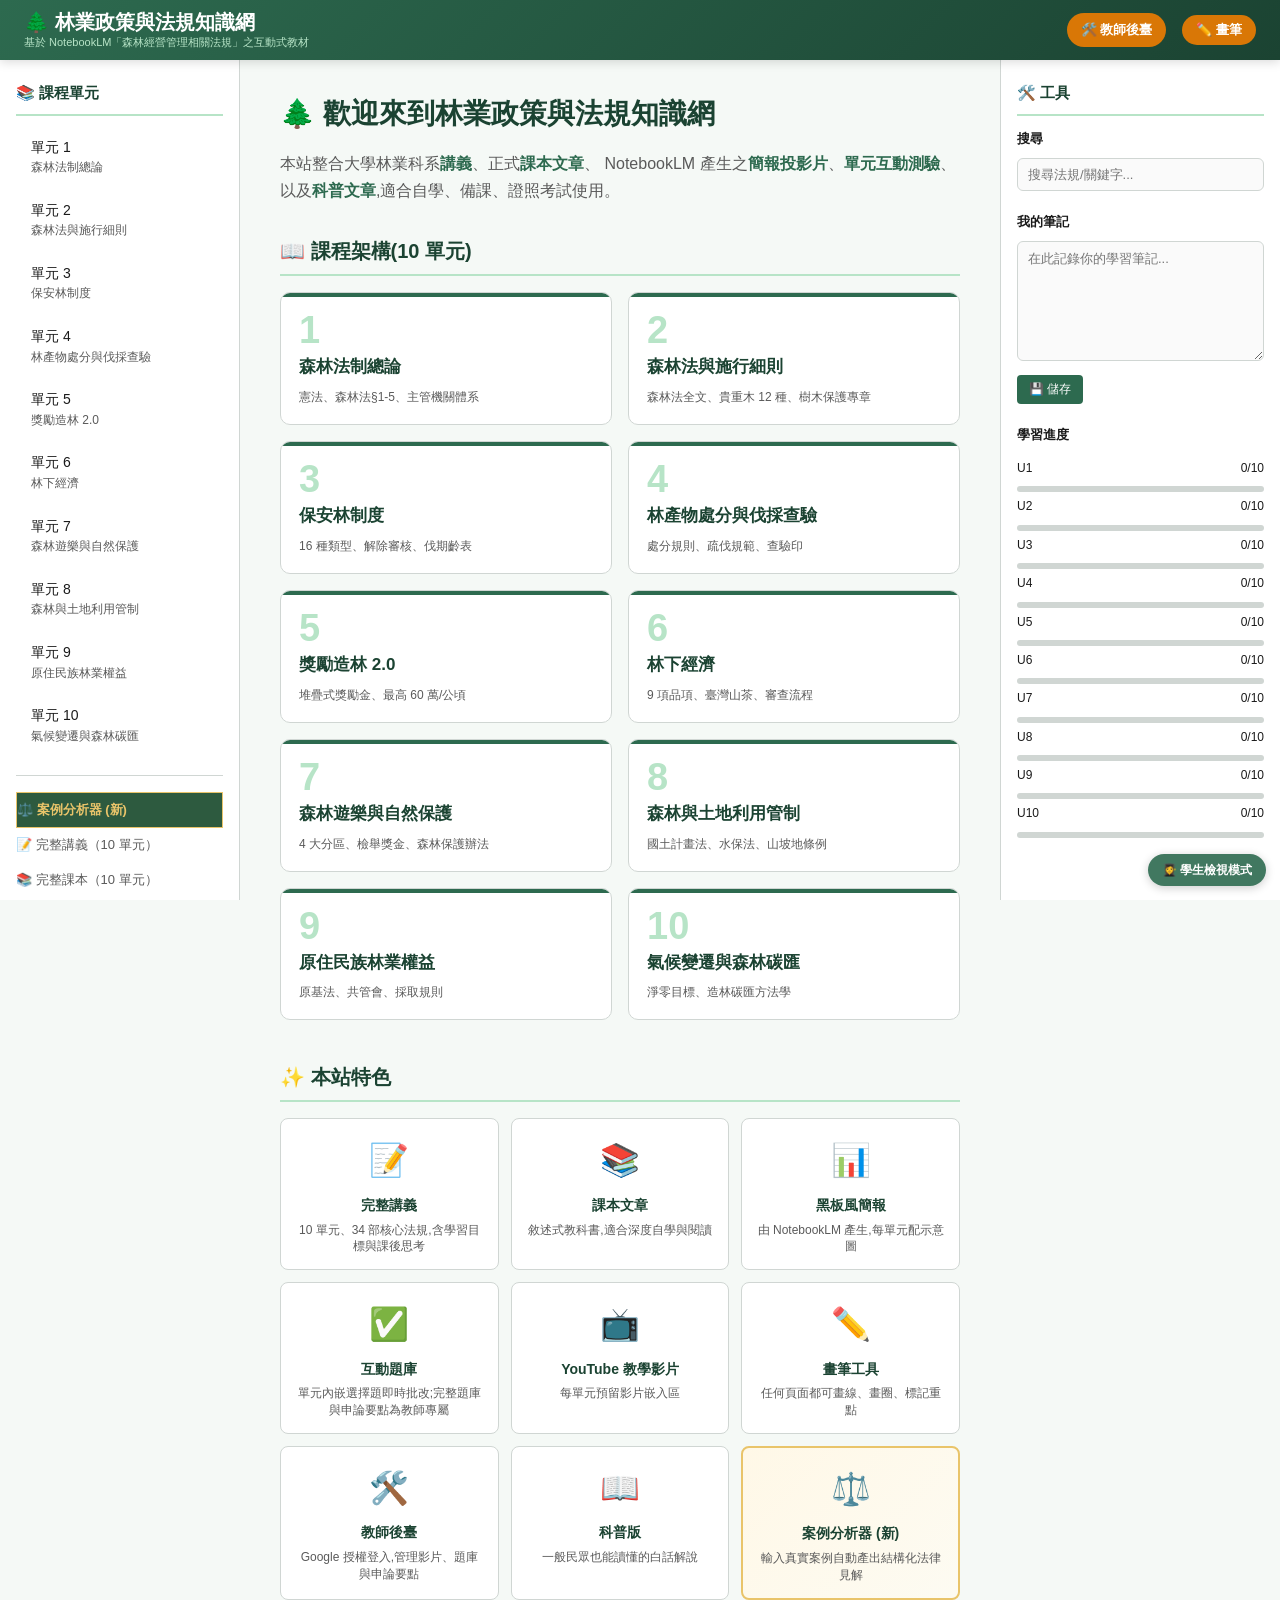
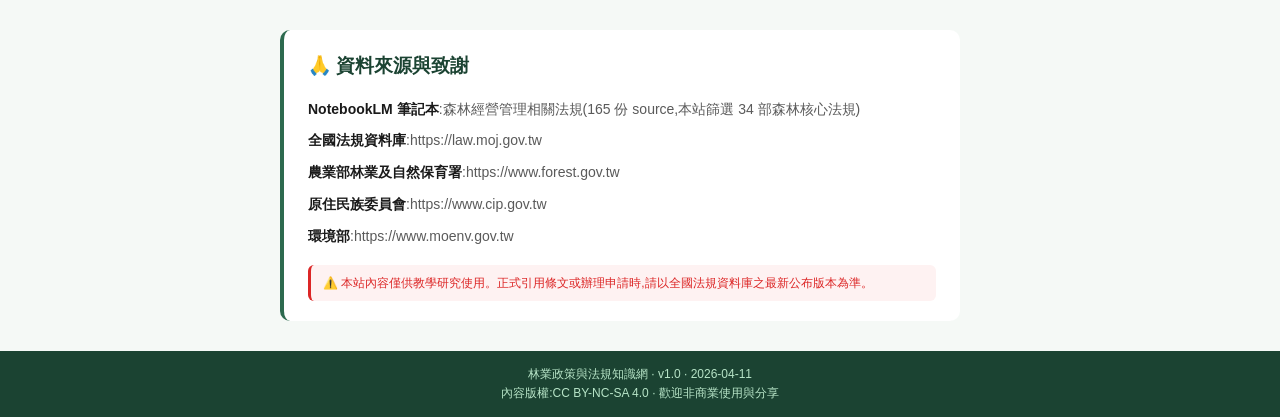
<file: index.html>
<!DOCTYPE html>
<html lang="zh-Hant">
<head>
  <meta charset="UTF-8">
  <title>林業政策與法規知識網</title>
  <meta http-equiv="refresh" content="0; url=website/">
  <link rel="canonical" href="website/">
  <style>
    body { font-family: "Noto Sans TC", "Microsoft JhengHei", sans-serif; padding: 60px; text-align: center; color: #2d5016; }
    a { color: #2d5a3f; }
  </style>
</head>
<body>
  <h1>🌲 林業政策與法規知識網</h1>
  <p>正在轉址至網站首頁⋯⋯如未自動跳轉，請點擊：<a href="website/">進入網站</a></p>
  <script>window.location.replace('website/');</script>
</body>
</html>
</file>
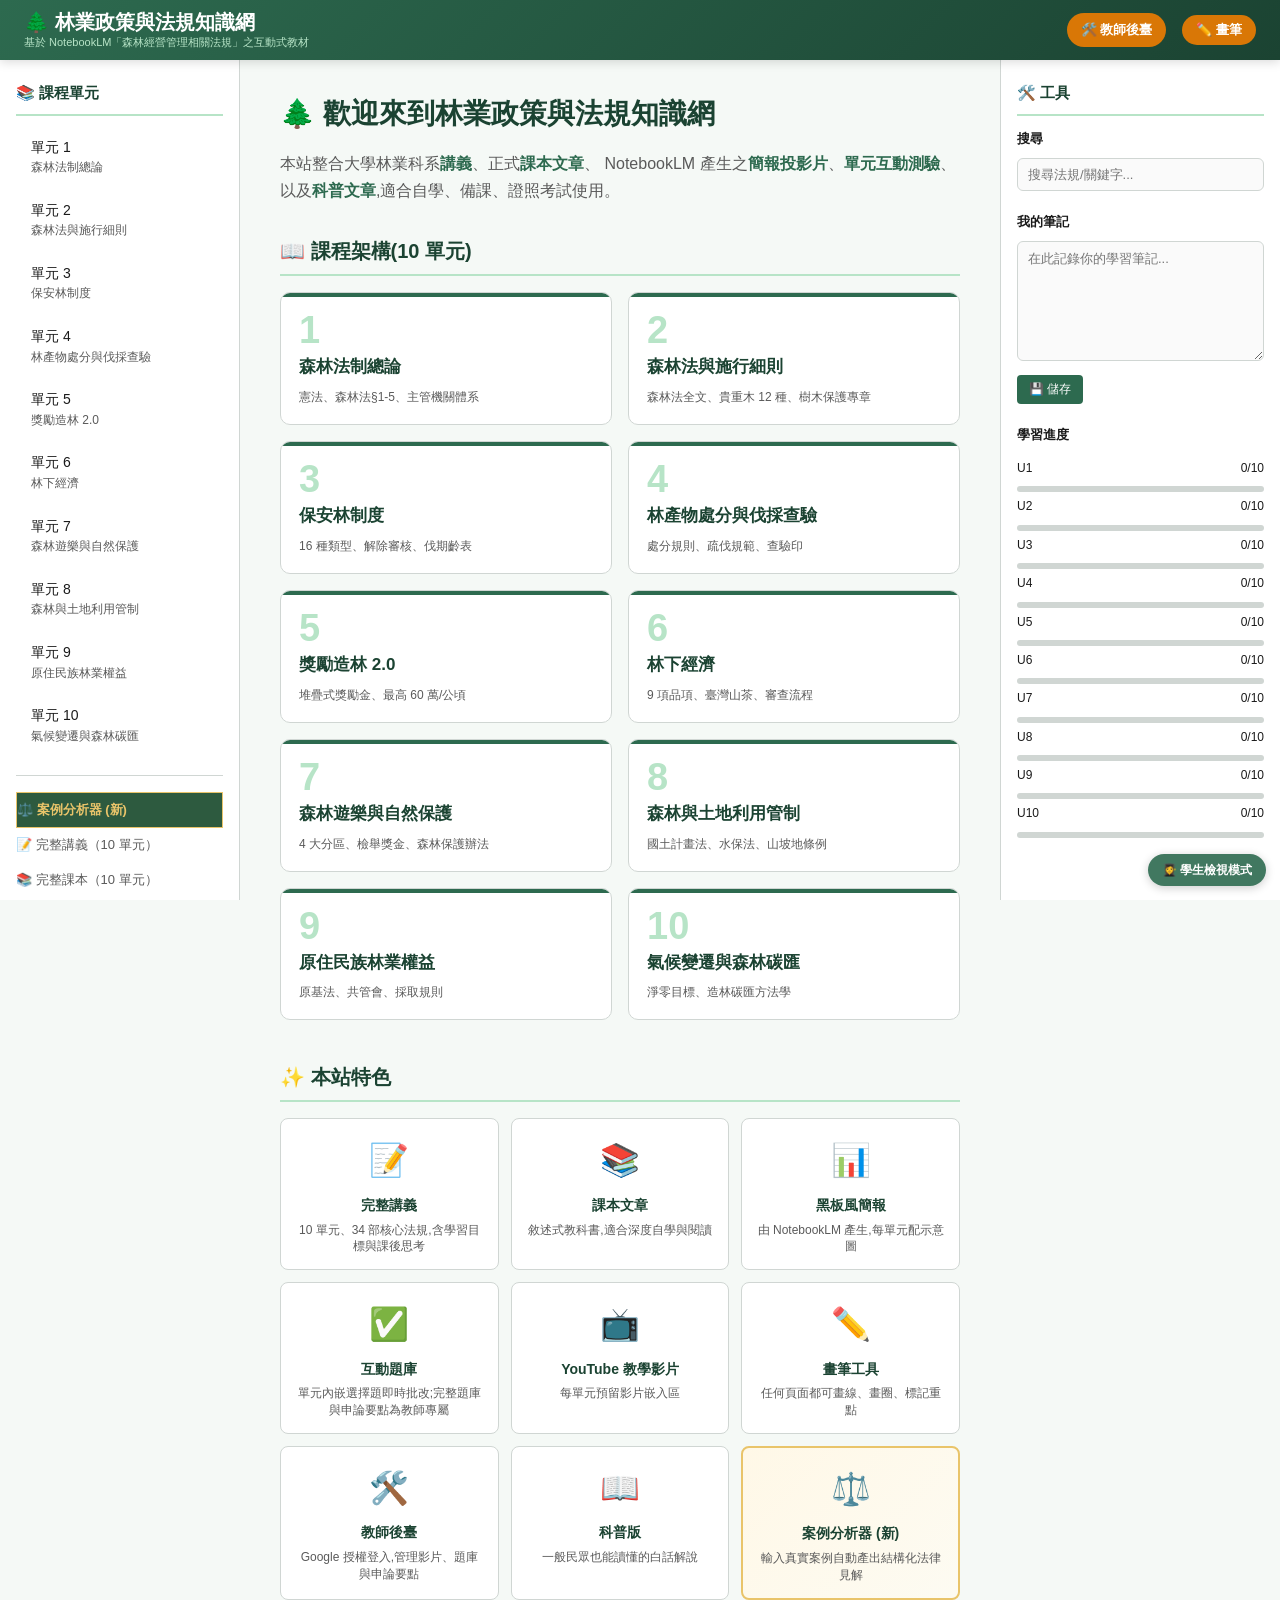
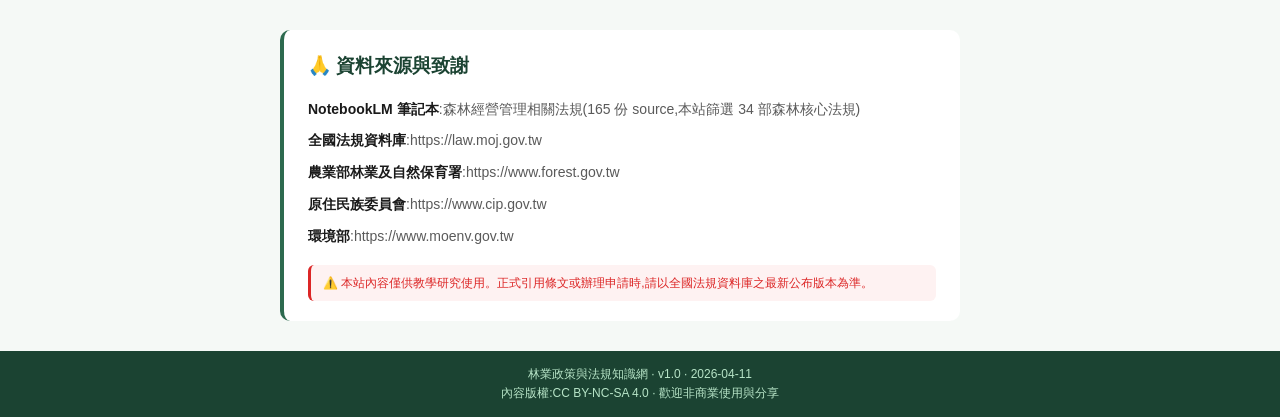
<file: website/index.html>
<!DOCTYPE html>
<html lang="zh-Hant">
<head>
<meta charset="UTF-8">
<meta name="viewport" content="width=device-width, initial-scale=1.0">
<title>林業政策與法規知識網</title>
<link rel="stylesheet" href="assets/css/main.css?v=20260518">
<link rel="stylesheet" href="assets/css/pen.css">
</head>
<body data-mode="student">

<!-- ========== 頂部導覽列 ========== -->
<header class="topbar">
  <div class="topbar-left">
    <h1 class="site-title">
      🌲 林業政策與法規知識網
    </h1>
    <span class="site-subtitle">基於 NotebookLM「森林經營管理相關法規」之互動式教材</span>
  </div>
  <div class="topbar-right">
    <a class="pen-toggle" href="admin.html" style="text-decoration:none;" title="教師後臺(需 Google 授權登入)">🛠️ 教師後臺</a>
    <button class="pen-toggle" onclick="togglePen()">✏️ 畫筆</button>
  </div>
</header>

<!-- ========== 三欄版面 ========== -->
<div class="layout">

  <!-- 左側:單元導覽 -->
  <aside class="sidebar-left">
    <nav>
      <h2>📚 課程單元</h2>
      <ul class="unit-list">
        <li><a href="unit-01.html" class="unit-link" data-unit="1">單元 1<br><span>森林法制總論</span></a></li>
        <li><a href="unit-02.html" class="unit-link" data-unit="2">單元 2<br><span>森林法與施行細則</span></a></li>
        <li><a href="unit-03.html" class="unit-link" data-unit="3">單元 3<br><span>保安林制度</span></a></li>
        <li><a href="unit-04.html" class="unit-link" data-unit="4">單元 4<br><span>林產物處分與伐採查驗</span></a></li>
        <li><a href="unit-05.html" class="unit-link" data-unit="5">單元 5<br><span>獎勵造林 2.0</span></a></li>
        <li><a href="unit-06.html" class="unit-link" data-unit="6">單元 6<br><span>林下經濟</span></a></li>
        <li><a href="unit-07.html" class="unit-link" data-unit="7">單元 7<br><span>森林遊樂與自然保護</span></a></li>
        <li><a href="unit-08.html" class="unit-link" data-unit="8">單元 8<br><span>森林與土地利用管制</span></a></li>
        <li><a href="unit-09.html" class="unit-link" data-unit="9">單元 9<br><span>原住民族林業權益</span></a></li>
        <li><a href="unit-10.html" class="unit-link" data-unit="10">單元 10<br><span>氣候變遷與森林碳匯</span></a></li>
      </ul>
    </nav>
    <div class="sidebar-footer">
      <a href="case-analysis.html" class="resource-link" style="background:#2d5a3f;color:#e9c46a;font-weight:700;border:1px solid #e9c46a;">⚖️ 案例分析器 (新)</a>
      <a href="reader.html?src=assets/resources/01_講義_林業政策與相關法規_完整版.md&title=📝 完整講義（10 單元）" class="resource-link">📝 完整講義（10 單元）</a>
      <a href="reader.html?src=assets/resources/02_課本文章_林業政策與相關法規_完整版.md&title=📚 完整課本（10 單元）" class="resource-link">📚 完整課本（10 單元）</a>
      <a href="reader.html?src=assets/resources/00_法規清單與架構.md&title=📋 34 部法規清單" class="resource-link">📋 34 部法規清單</a>
      <a href="reader.html?src=assets/resources/04_科普文章_森林法規入門.md&title=📖 科普文章(白話版)" class="resource-link">📖 科普文章(白話版)</a>
    </div>
  </aside>

  <!-- 中間:主要內容 -->
  <main class="content">

    <section class="hero">
      <h2>🌲 歡迎來到林業政策與法規知識網</h2>
      <p class="hero-desc">
        本站整合大學林業科系<strong>講義</strong>、正式<strong>課本文章</strong>、
        NotebookLM 產生之<strong>簡報投影片</strong>、<strong>單元互動測驗</strong>、
        以及<strong>科普文章</strong>,適合自學、備課、證照考試使用。
      </p>

      <div class="course-overview">
        <h3>📖 課程架構(10 單元)</h3>
        <div class="unit-grid">
          <a href="unit-01.html" class="unit-card" data-unit="1">
            <div class="unit-num">1</div>
            <div class="unit-title">森林法制總論</div>
            <div class="unit-sub">憲法、森林法§1-5、主管機關體系</div>
          </a>
          <a href="unit-02.html" class="unit-card" data-unit="2">
            <div class="unit-num">2</div>
            <div class="unit-title">森林法與施行細則</div>
            <div class="unit-sub">森林法全文、貴重木 12 種、樹木保護專章</div>
          </a>
          <a href="unit-03.html" class="unit-card" data-unit="3">
            <div class="unit-num">3</div>
            <div class="unit-title">保安林制度</div>
            <div class="unit-sub">16 種類型、解除審核、伐期齡表</div>
          </a>
          <a href="unit-04.html" class="unit-card" data-unit="4">
            <div class="unit-num">4</div>
            <div class="unit-title">林產物處分與伐採查驗</div>
            <div class="unit-sub">處分規則、疏伐規範、查驗印</div>
          </a>
          <a href="unit-05.html" class="unit-card" data-unit="5">
            <div class="unit-num">5</div>
            <div class="unit-title">獎勵造林 2.0</div>
            <div class="unit-sub">堆疊式獎勵金、最高 60 萬/公頃</div>
          </a>
          <a href="unit-06.html" class="unit-card" data-unit="6">
            <div class="unit-num">6</div>
            <div class="unit-title">林下經濟</div>
            <div class="unit-sub">9 項品項、臺灣山茶、審查流程</div>
          </a>
          <a href="unit-07.html" class="unit-card" data-unit="7">
            <div class="unit-num">7</div>
            <div class="unit-title">森林遊樂與自然保護</div>
            <div class="unit-sub">4 大分區、檢舉獎金、森林保護辦法</div>
          </a>
          <a href="unit-08.html" class="unit-card" data-unit="8">
            <div class="unit-num">8</div>
            <div class="unit-title">森林與土地利用管制</div>
            <div class="unit-sub">國土計畫法、水保法、山坡地條例</div>
          </a>
          <a href="unit-09.html" class="unit-card" data-unit="9">
            <div class="unit-num">9</div>
            <div class="unit-title">原住民族林業權益</div>
            <div class="unit-sub">原基法、共管會、採取規則</div>
          </a>
          <a href="unit-10.html" class="unit-card" data-unit="10">
            <div class="unit-num">10</div>
            <div class="unit-title">氣候變遷與森林碳匯</div>
            <div class="unit-sub">淨零目標、造林碳匯方法學</div>
          </a>
        </div>
      </div>

      <div class="features">
        <h3>✨ 本站特色</h3>
        <div class="feature-grid">
          <div class="feature-card">
            <div class="feat-icon">📝</div>
            <h4>完整講義</h4>
            <p>10 單元、34 部核心法規,含學習目標與課後思考</p>
          </div>
          <div class="feature-card">
            <div class="feat-icon">📚</div>
            <h4>課本文章</h4>
            <p>敘述式教科書,適合深度自學與閱讀</p>
          </div>
          <div class="feature-card">
            <div class="feat-icon">📊</div>
            <h4>黑板風簡報</h4>
            <p>由 NotebookLM 產生,每單元配示意圖</p>
          </div>
          <div class="feature-card">
            <div class="feat-icon">✅</div>
            <h4>互動題庫</h4>
            <p>單元內嵌選擇題即時批改;完整題庫與申論要點為教師專屬</p>
          </div>
          <div class="feature-card">
            <div class="feat-icon">📺</div>
            <h4>YouTube 教學影片</h4>
            <p>每單元預留影片嵌入區</p>
          </div>
          <div class="feature-card">
            <div class="feat-icon">✏️</div>
            <h4>畫筆工具</h4>
            <p>任何頁面都可畫線、畫圈、標記重點</p>
          </div>
          <div class="feature-card">
            <div class="feat-icon">🛠️</div>
            <h4>教師後臺</h4>
            <p>Google 授權登入,管理影片、題庫與申論要點</p>
          </div>
          <div class="feature-card">
            <div class="feat-icon">📖</div>
            <h4>科普版</h4>
            <p>一般民眾也能讀懂的白話解說</p>
          </div>
          <a href="case-analysis.html" class="feature-card" style="text-decoration:none;color:inherit;background:linear-gradient(135deg,#fff8e7,#fdfbf2);border:2px solid #e9c46a;">
            <div class="feat-icon">⚖️</div>
            <h4>案例分析器 (新)</h4>
            <p>輸入真實案例自動產出結構化法律見解</p>
          </a>
        </div>
      </div>
    </section>

    <section class="credits">
      <h3>🙏 資料來源與致謝</h3>
      <ul>
        <li><strong>NotebookLM 筆記本</strong>:森林經營管理相關法規(165 份 source,本站篩選 34 部森林核心法規)</li>
        <li><strong>全國法規資料庫</strong>:https://law.moj.gov.tw</li>
        <li><strong>農業部林業及自然保育署</strong>:https://www.forest.gov.tw</li>
        <li><strong>原住民族委員會</strong>:https://www.cip.gov.tw</li>
        <li><strong>環境部</strong>:https://www.moenv.gov.tw</li>
      </ul>
      <p class="disclaimer">
        ⚠️ 本站內容僅供教學研究使用。正式引用條文或辦理申請時,請以全國法規資料庫之最新公布版本為準。
      </p>
    </section>
  </main>

  <!-- 右側:工具面板 -->
  <aside class="sidebar-right">
    <div class="tool-panel">
      <h3>🛠️ 工具</h3>
      <div class="tool-section">
        <h4>搜尋</h4>
        <input type="search" id="search-box" placeholder="搜尋法規/關鍵字..." oninput="searchContent(this.value)">
        <ul id="search-results"></ul>
      </div>
      <div class="tool-section">
        <h4>我的筆記</h4>
        <textarea id="user-notes" placeholder="在此記錄你的學習筆記..." rows="6"></textarea>
        <button onclick="saveNotes()" class="btn-small">💾 儲存</button>
      </div>
      <div class="tool-section">
        <h4>學習進度</h4>
        <div id="progress-display" class="progress-display">
          <!-- 由 JS 填入 -->
        </div>
      </div>
    </div>
  </aside>
</div>

<!-- ========== 畫筆工具 Canvas (固定浮層) ========== -->
<canvas id="pen-canvas" class="pen-canvas hidden"></canvas>
<div id="pen-toolbar" class="pen-toolbar hidden">
  <button class="pen-color" style="background:#000" onclick="setPenColor('#000000')" title="黑色"></button>
  <button class="pen-color" style="background:#d32f2f" onclick="setPenColor('#d32f2f')" title="紅色"></button>
  <button class="pen-color" style="background:#1976d2" onclick="setPenColor('#1976d2')" title="藍色"></button>
  <button class="pen-color" style="background:#388e3c" onclick="setPenColor('#388e3c')" title="綠色"></button>
  <button class="pen-color highlight" style="background:#fff176" onclick="setPenColor('#fff176',true)" title="螢光黃"></button>
  <input type="range" id="pen-width" min="1" max="20" value="3" onchange="setPenWidth(this.value)" title="筆粗">
  <button onclick="clearCanvas()" title="清除">🗑️</button>
  <button onclick="togglePen()" title="關閉畫筆">❌</button>
</div>

<!-- ========== Footer ========== -->
<footer class="footer">
  <p>林業政策與法規知識網 · v1.0 · 2026-04-11</p>
  <p>內容版權:CC BY-NC-SA 4.0 · 歡迎非商業使用與分享</p>
</footer>

<script src="assets/js/main.js"></script>
<script src="assets/js/pen.js"></script>
<script src="assets/js/notes.js?v=20260412h"></script>
</body>
</html>
</file>
<file: website/assets/css/main.css>
/* ========================================
   林業政策與法規知識網 - 主樣式
   版本:v1.0 · 2026-04-11
   ======================================== */

:root {
  /* 色彩系統 - 森林主題 */
  --forest-dark: #1b4332;
  --forest-main: #2d6a4f;
  --forest-mid: #52b788;
  --forest-light: #b7e4c7;
  --forest-bg: #f5f9f6;

  /* 黑板風(給簡報用) */
  --blackboard-bg: #1e3a2f;
  --chalk-white: #f4f1de;
  --chalk-yellow: #e9c46a;

  /* 中性色 */
  --text-main: #1a1a1a;
  --text-muted: #5a5a5a;
  --border: #d0d6d3;
  --card-bg: #ffffff;
  --shadow: 0 2px 8px rgba(0, 0, 0, 0.08);

  /* 功能色 */
  --accent: #d97706;
  --danger: #dc2626;
  --success: #16a34a;
  --info: #2563eb;

  /* 版面 */
  --sidebar-width: 240px;
  --right-width: 280px;
  --topbar-height: 60px;
  --footer-height: 50px;
}

/* ========== 全域重置 ========== */
* {
  margin: 0;
  padding: 0;
  box-sizing: border-box;
}

html, body {
  font-family: "Noto Sans TC", "PingFang TC", "Microsoft JhengHei", sans-serif;
  font-size: 16px;
  line-height: 1.7;
  color: var(--text-main);
  background: var(--forest-bg);
  scroll-behavior: smooth;
}

a {
  color: var(--forest-main);
  text-decoration: none;
  transition: color 0.2s;
}

a:hover {
  color: var(--forest-dark);
  text-decoration: underline;
}

/* ========== 頂部導覽列 ========== */
.topbar {
  position: fixed;
  top: 0;
  left: 0;
  right: 0;
  height: var(--topbar-height);
  background: linear-gradient(135deg, var(--forest-main) 0%, var(--forest-dark) 100%);
  color: white;
  display: flex;
  align-items: center;
  justify-content: space-between;
  padding: 0 24px;
  z-index: 100;
  box-shadow: 0 2px 10px rgba(0, 0, 0, 0.15);
}

.topbar-left {
  display: flex;
  flex-direction: column;
  line-height: 1.2;
}

.site-title {
  font-size: 20px;
  font-weight: 700;
  color: white;
}

.site-subtitle {
  font-size: 11px;
  color: var(--forest-light);
  margin-top: 2px;
}

.home-btn {
  display: inline-flex;
  align-items: center;
  gap: 4px;
  padding: 6px 14px;
  background: rgba(255,255,255,0.15);
  color: #ffffff;
  border: 1px solid rgba(233,196,106,0.4);
  border-radius: 6px;
  font-size: 14px;
  font-weight: 600;
  text-decoration: none;
  cursor: pointer;
  transition: background 0.2s, border-color 0.2s;
}
.home-btn:hover {
  background: rgba(233,196,106,0.25);
  border-color: #e9c46a;
  color: #fff;
}

.topbar-right {
  display: flex;
  align-items: center;
  gap: 16px;
}

.mode-switch {
  display: flex;
  align-items: center;
  gap: 6px;
  background: rgba(255, 255, 255, 0.15);
  padding: 4px 8px;
  border-radius: 20px;
}

.mode-label {
  font-size: 12px;
  color: var(--forest-light);
  margin-right: 4px;
}

.mode-btn {
  background: transparent;
  color: white;
  border: 1px solid transparent;
  padding: 4px 10px;
  border-radius: 14px;
  font-size: 13px;
  cursor: pointer;
  transition: all 0.2s;
}

.mode-btn.active {
  background: var(--chalk-white);
  color: var(--forest-dark);
  font-weight: 700;
}

.pen-toggle {
  background: var(--accent);
  color: white;
  border: none;
  padding: 6px 14px;
  border-radius: 20px;
  font-size: 13px;
  font-weight: 600;
  cursor: pointer;
  transition: transform 0.15s;
}

.pen-toggle:hover {
  transform: translateY(-1px);
}

/* ========== 三欄版面 ========== */
.layout {
  display: grid;
  grid-template-columns: var(--sidebar-width) 1fr var(--right-width);
  margin-top: var(--topbar-height);
  min-height: calc(100vh - var(--topbar-height) - var(--footer-height));
}

/* ========== 左側:單元導覽 ========== */
.sidebar-left {
  background: white;
  border-right: 1px solid var(--border);
  padding: 20px 16px;
  position: sticky;
  top: var(--topbar-height);
  height: calc(100vh - var(--topbar-height));
  overflow-y: auto;
}

.sidebar-left h2 {
  font-size: 15px;
  color: var(--forest-dark);
  margin-bottom: 12px;
  padding-bottom: 8px;
  border-bottom: 2px solid var(--forest-light);
}

.unit-list {
  list-style: none;
}

.unit-link {
  display: block;
  padding: 10px 12px;
  margin-bottom: 4px;
  border-radius: 6px;
  color: var(--text-main);
  font-size: 14px;
  line-height: 1.4;
  transition: all 0.15s;
  border-left: 3px solid transparent;
}

.unit-link:hover {
  background: var(--forest-light);
  color: var(--forest-dark);
  border-left-color: var(--forest-main);
  text-decoration: none;
}

.unit-link.active {
  background: var(--forest-main);
  color: white;
  border-left-color: var(--chalk-yellow);
  font-weight: 600;
}

.unit-link span {
  font-size: 12px;
  color: var(--text-muted);
  font-weight: 400;
}

.unit-link.active span {
  color: var(--forest-light);
}

.sidebar-footer {
  margin-top: 20px;
  padding-top: 16px;
  border-top: 1px solid var(--border);
}

.resource-link {
  display: block;
  font-size: 13px;
  padding: 6px 0;
  color: var(--text-muted);
}

/* ========== 中間:主要內容 ========== */
.content {
  padding: 30px 40px;
  max-width: 100%;
  overflow-x: hidden;
}

.hero h2 {
  font-size: 28px;
  color: var(--forest-dark);
  margin-bottom: 12px;
}

.hero-desc {
  font-size: 16px;
  color: var(--text-muted);
  margin-bottom: 30px;
  max-width: 800px;
}

.hero-desc strong {
  color: var(--forest-main);
}

/* 單元卡片網格 */
.course-overview h3 {
  font-size: 20px;
  color: var(--forest-dark);
  margin-bottom: 16px;
  padding-bottom: 6px;
  border-bottom: 2px solid var(--forest-light);
}

.unit-grid {
  display: grid;
  grid-template-columns: repeat(auto-fill, minmax(230px, 1fr));
  gap: 16px;
  margin-bottom: 40px;
}

.unit-card {
  background: var(--card-bg);
  border: 1px solid var(--border);
  border-radius: 10px;
  padding: 18px;
  text-decoration: none;
  color: var(--text-main);
  transition: all 0.2s;
  position: relative;
  overflow: hidden;
}

.unit-card::before {
  content: "";
  position: absolute;
  top: 0;
  left: 0;
  right: 0;
  height: 4px;
  background: var(--forest-main);
}

.unit-card:hover {
  transform: translateY(-3px);
  box-shadow: 0 6px 16px rgba(45, 106, 79, 0.2);
  text-decoration: none;
}

.unit-num {
  font-size: 38px;
  font-weight: 900;
  color: var(--forest-light);
  line-height: 1;
}

.unit-title {
  font-size: 17px;
  font-weight: 700;
  color: var(--forest-dark);
  margin-top: 4px;
}

.unit-sub {
  font-size: 12px;
  color: var(--text-muted);
  margin-top: 6px;
  line-height: 1.5;
}

/* 特色功能 */
.features h3 {
  font-size: 20px;
  color: var(--forest-dark);
  margin-bottom: 16px;
  padding-bottom: 6px;
  border-bottom: 2px solid var(--forest-light);
}

.feature-grid {
  display: grid;
  grid-template-columns: repeat(auto-fill, minmax(180px, 1fr));
  gap: 12px;
  margin-bottom: 30px;
}

.feature-card {
  background: var(--card-bg);
  border-radius: 8px;
  padding: 14px;
  text-align: center;
  border: 1px solid var(--border);
}

.feat-icon {
  font-size: 32px;
  margin-bottom: 6px;
}

.feature-card h4 {
  font-size: 14px;
  color: var(--forest-dark);
  margin-bottom: 4px;
}

.feature-card p {
  font-size: 12px;
  color: var(--text-muted);
  line-height: 1.4;
}

/* Credits 區塊 */
.credits {
  background: white;
  border-radius: 10px;
  padding: 20px 24px;
  margin-top: 20px;
  border-left: 4px solid var(--forest-main);
}

.credits h3 {
  color: var(--forest-dark);
  margin-bottom: 12px;
}

.credits ul {
  list-style: none;
  margin-bottom: 12px;
}

.credits li {
  padding: 4px 0;
  font-size: 14px;
  color: var(--text-muted);
}

.credits strong {
  color: var(--text-main);
}

.disclaimer {
  font-size: 12px;
  color: var(--danger);
  padding: 8px 12px;
  background: #fef2f2;
  border-radius: 6px;
  border-left: 3px solid var(--danger);
}

/* ========== 右側:工具面板 ========== */
.sidebar-right {
  background: white;
  border-left: 1px solid var(--border);
  padding: 20px 16px;
  position: sticky;
  top: var(--topbar-height);
  height: calc(100vh - var(--topbar-height));
  overflow-y: auto;
}

.tool-panel h3 {
  font-size: 15px;
  color: var(--forest-dark);
  margin-bottom: 12px;
  padding-bottom: 8px;
  border-bottom: 2px solid var(--forest-light);
}

.tool-section {
  margin-bottom: 20px;
}

.tool-section h4 {
  font-size: 13px;
  color: var(--text-main);
  margin-bottom: 8px;
}

#search-box,
#user-notes {
  width: 100%;
  padding: 8px 10px;
  border: 1px solid var(--border);
  border-radius: 6px;
  font-family: inherit;
  font-size: 13px;
  background: #fafafa;
}

#search-box:focus,
#user-notes:focus {
  outline: none;
  border-color: var(--forest-main);
  background: white;
}

#user-notes {
  resize: vertical;
  min-height: 120px;
}

#search-results {
  list-style: none;
  margin-top: 8px;
}

#search-results li {
  padding: 6px;
  font-size: 12px;
  border-bottom: 1px dashed var(--border);
}

.btn-small {
  background: var(--forest-main);
  color: white;
  border: none;
  padding: 6px 12px;
  border-radius: 4px;
  font-size: 12px;
  cursor: pointer;
  margin-top: 6px;
}

.btn-small:hover {
  background: var(--forest-dark);
}

.progress-display {
  font-size: 12px;
}

.progress-item {
  display: flex;
  align-items: center;
  justify-content: space-between;
  padding: 4px 0;
}

.progress-bar {
  height: 6px;
  background: var(--border);
  border-radius: 3px;
  overflow: hidden;
  margin-top: 4px;
}

.progress-fill {
  height: 100%;
  background: var(--forest-main);
  transition: width 0.3s;
}

/* ========== 教師模式 ========== */
body[data-mode="teacher"] .teacher-only {
  display: block;
}

body[data-mode="student"] .teacher-only {
  display: none;
}

.teacher-only {
  background: #fef3c7;
  border-left: 4px solid var(--accent);
  padding: 12px 16px;
  margin: 16px 0;
  border-radius: 4px;
}

.teacher-only::before {
  content: "👨‍🏫 教師備註:";
  font-weight: 700;
  color: var(--accent);
  display: block;
  margin-bottom: 4px;
}

/* ---------- 後臺管理元件(僅教師可見/可用)---------- */
/* .teacher-edit: 只有教師模式才顯示的「編輯/上傳/管理」元件 */
body[data-mode="student"] .teacher-edit,
body[data-mode="student"] .teacher-edit-inline {
  display: none !important;
}
body[data-mode="teacher"] .teacher-edit {
  display: block;
}
body[data-mode="teacher"] .teacher-edit-inline {
  display: inline-flex;
}

/* .student-note: 學生模式下顯示,教師模式下隱藏(例如「請切換至教師模式」提示)*/
body[data-mode="teacher"] .student-note {
  display: none;
}
body[data-mode="student"] .student-note {
  display: block;
}

/* 教師後臺卡片外框 */
.teacher-edit {
  background: linear-gradient(135deg, rgba(233, 196, 106, 0.12), rgba(30, 58, 47, 0.05));
  border: 1px dashed #d4a841;
  border-radius: 10px;
  padding: 16px 18px;
  margin: 14px 0;
  position: relative;
}
.teacher-edit::before {
  content: "🛠️ 教師後臺管理";
  display: block;
  font-size: 12px;
  font-weight: 700;
  color: #8a5a10;
  margin-bottom: 10px;
  letter-spacing: 1px;
}

/* 學生提示訊息 */
.student-note {
  background: #e8f5e9;
  border-left: 4px solid #2d6a4f;
  padding: 10px 14px;
  color: #1e3a2f;
  font-size: 14px;
  border-radius: 4px;
  margin: 12px 0;
}
.student-note::before {
  content: "👩‍🎓 學生檢視模式:";
  font-weight: 700;
  color: #2d6a4f;
  margin-right: 6px;
}

/* 學生模式下,disable 所有可編輯控制項(保險措施)*/
body[data-mode="student"] input[type="text"].teacher-input,
body[data-mode="student"] textarea.teacher-input,
body[data-mode="student"] button.teacher-btn {
  pointer-events: none;
  opacity: 0.5;
  cursor: not-allowed;
}

/* 教師模式徽章(右下角浮動提示)*/
body[data-mode="teacher"]::after {
  content: "🛠️ 教師模式";
  position: fixed;
  right: 14px;
  bottom: 14px;
  background: #e9c46a;
  color: #1e3a2f;
  padding: 6px 14px;
  border-radius: 20px;
  font-size: 12px;
  font-weight: 700;
  box-shadow: 0 2px 10px rgba(0, 0, 0, 0.2);
  z-index: 9999;
  pointer-events: none;
}
body[data-mode="student"]::after {
  content: "👩‍🎓 學生檢視模式";
  position: fixed;
  right: 14px;
  bottom: 14px;
  background: rgba(45, 106, 79, 0.9);
  color: #fff;
  padding: 6px 14px;
  border-radius: 20px;
  font-size: 12px;
  font-weight: 600;
  box-shadow: 0 2px 10px rgba(0, 0, 0, 0.2);
  z-index: 9999;
  pointer-events: none;
}

/* ========== 單元頁面共用樣式 ========== */
.unit-header {
  background: linear-gradient(135deg, var(--forest-main) 0%, var(--forest-dark) 100%);
  color: white;
  padding: 30px 40px;
  margin: -30px -40px 30px -40px;
  border-radius: 0 0 12px 12px;
}

.unit-header h1 {
  font-size: 28px;
  margin-bottom: 8px;
}

.unit-header .unit-subtitle {
  font-size: 15px;
  color: var(--forest-light);
}

/* 內容分頁標籤 */
.tabs {
  display: flex;
  border-bottom: 2px solid var(--border);
  margin-bottom: 24px;
  gap: 2px;
}

.tab-btn {
  background: transparent;
  border: none;
  padding: 12px 24px;
  font-size: 15px;
  font-weight: 600;
  color: var(--text-muted);
  cursor: pointer;
  border-bottom: 3px solid transparent;
  margin-bottom: -2px;
  transition: all 0.2s;
}

.tab-btn:hover {
  color: var(--forest-main);
}

.tab-btn.active {
  color: var(--forest-dark);
  border-bottom-color: var(--forest-main);
}

.tab-content {
  display: none;
  padding: 20px 0;
}

.tab-content.active {
  display: block;
}

/* 內容文字 */
.lecture-body h1,
.lecture-body h2,
.lecture-body h3,
.lecture-body h4 {
  color: var(--forest-dark);
  margin: 20px 0 12px 0;
}

.lecture-body h2 {
  font-size: 22px;
  border-bottom: 2px solid var(--forest-light);
  padding-bottom: 4px;
}

.lecture-body h3 {
  font-size: 18px;
}

.lecture-body h4 {
  font-size: 15px;
}

.lecture-body p {
  margin: 12px 0;
}

.lecture-body ul,
.lecture-body ol {
  padding-left: 24px;
  margin: 12px 0;
}

.lecture-body li {
  margin: 6px 0;
}

.lecture-body strong {
  color: var(--forest-dark);
}

.lecture-body table {
  border-collapse: collapse;
  width: 100%;
  margin: 16px 0;
  font-size: 14px;
  background: white;
}

.lecture-body th {
  background: var(--forest-main);
  color: white;
  padding: 10px;
  text-align: left;
  border: 1px solid var(--forest-dark);
}

.lecture-body td {
  padding: 8px 10px;
  border: 1px solid var(--border);
}

.lecture-body tr:nth-child(even) td {
  background: var(--forest-bg);
}

/* YouTube 影片嵌入區 */
.video-section {
  background: white;
  border-radius: 10px;
  padding: 20px;
  margin: 20px 0;
  border: 1px solid var(--border);
}

.video-section h3 {
  color: var(--forest-dark);
  margin-bottom: 12px;
}

.video-placeholder {
  aspect-ratio: 16 / 9;
  background: #2a2a2a;
  border-radius: 6px;
  display: flex;
  align-items: center;
  justify-content: center;
  color: #999;
  font-size: 16px;
  position: relative;
  border: 2px dashed #444;
}

.video-placeholder::before {
  content: "📺";
  font-size: 64px;
  margin-right: 12px;
}

.video-iframe {
  width: 100%;
  aspect-ratio: 16 / 9;
  border: none;
  border-radius: 6px;
}

.video-list {
  margin-top: 12px;
}

.video-item {
  display: flex;
  align-items: center;
  gap: 10px;
  padding: 8px;
  background: #fafafa;
  border-radius: 6px;
  margin-bottom: 6px;
  font-size: 13px;
}

.video-item input {
  flex: 1;
  padding: 6px;
  border: 1px solid var(--border);
  border-radius: 4px;
}

/* 簡報區 */
.slide-section {
  background: white;
  border-radius: 10px;
  padding: 20px;
  margin: 20px 0;
  border: 1px solid var(--border);
}

.slide-section h3 {
  color: var(--forest-dark);
  margin-bottom: 12px;
}

.slide-status {
  padding: 12px 16px;
  background: #fef3c7;
  border-radius: 6px;
  font-size: 14px;
  color: var(--text-muted);
  text-align: center;
  border: 2px dashed var(--accent);
}

/* 簡報已就緒狀態 */
.slide-status.slide-ready {
  background: #e7f5ea;
  color: var(--forest-dark);
  border: 2px solid var(--forest-main);
  font-weight: 600;
}

/* 簡報下載卡片 */
.slide-card {
  display: flex;
  align-items: center;
  gap: 16px;
  margin-top: 16px;
  padding: 18px 20px;
  background: linear-gradient(135deg, #1e3a2f 0%, #2d6a4f 100%);
  color: #f4f1de;
  border-radius: 10px;
  box-shadow: 0 4px 12px rgba(0, 0, 0, 0.15);
}

.slide-card-icon {
  font-size: 42px;
  line-height: 1;
  flex-shrink: 0;
}

.slide-card-info {
  flex: 1;
  min-width: 0;
}

.slide-card-title {
  font-size: 16px;
  font-weight: 700;
  color: #f4f1de;
  margin-bottom: 4px;
}

.slide-card-meta {
  font-size: 12px;
  color: #e9c46a;
  opacity: 0.9;
}

.slide-download-btn {
  flex-shrink: 0;
  background: #e9c46a !important;
  color: #1e3a2f !important;
  border: none !important;
  font-weight: 700 !important;
  text-decoration: none !important;
  padding: 10px 20px !important;
  border-radius: 6px !important;
  transition: transform 0.15s, box-shadow 0.15s;
}

.slide-download-btn:hover {
  transform: translateY(-2px);
  box-shadow: 0 4px 10px rgba(0, 0, 0, 0.2);
}

.slide-tip {
  margin-top: 12px;
  font-size: 13px;
  color: var(--text-muted);
  padding: 8px 12px;
  background: #f8f9f6;
  border-left: 3px solid var(--forest-main);
  border-radius: 4px;
}

@media (max-width: 600px) {
  .slide-card {
    flex-direction: column;
    text-align: center;
  }
}

/* ================================================================
 * 內嵌 PDF 簡報播放器(PDF.js)
 * ================================================================ */
.slide-viewer {
  margin-top: 20px;
  background: #0f2118;
  border-radius: 12px;
  padding: 16px;
  box-shadow: 0 6px 20px rgba(0, 0, 0, 0.18);
  position: relative;
}

.slide-viewer-stage {
  position: relative;
  width: 100%;
  aspect-ratio: 16 / 9;
  display: flex;
  align-items: center;
  justify-content: center;
  background: #1e3a2f;
  border-radius: 8px;
  padding: 0;
  overflow: hidden;
}

#slide-canvas {
  display: block;
  max-width: 100%;
  max-height: 100%;
  width: auto;
  height: auto;
  border-radius: 4px;
  background: #1e3a2f;
  box-shadow: 0 2px 10px rgba(0, 0, 0, 0.3);
}

.slide-loading {
  position: absolute;
  top: 50%;
  left: 50%;
  transform: translate(-50%, -50%);
  color: #e9c46a;
  font-size: 15px;
  text-align: center;
  padding: 20px;
  background: rgba(30, 58, 47, 0.85);
  border-radius: 8px;
  border: 1px dashed #e9c46a;
}

.slide-toolbar {
  display: flex;
  align-items: center;
  justify-content: space-between;
  gap: 10px;
  margin-top: 12px;
  padding: 10px 14px;
  background: #1e3a2f;
  border-radius: 8px;
  color: #f4f1de;
  flex-wrap: wrap;
}

.slide-toolbar-nav {
  display: flex;
  align-items: center;
  gap: 6px;
}

.slide-nav-btn {
  background: #e9c46a;
  color: #1e3a2f;
  border: none;
  padding: 8px 14px;
  border-radius: 6px;
  font-weight: 700;
  font-size: 14px;
  cursor: pointer;
  transition: transform 0.1s, box-shadow 0.15s, opacity 0.15s;
  font-family: inherit;
}

.slide-nav-btn:hover:not(:disabled) {
  transform: translateY(-1px);
  box-shadow: 0 3px 8px rgba(0, 0, 0, 0.25);
}

.slide-nav-btn:active:not(:disabled) {
  transform: translateY(0);
}

.slide-nav-btn:disabled {
  opacity: 0.35;
  cursor: not-allowed;
}

.slide-nav-btn.icon-only {
  padding: 8px 10px;
  font-size: 13px;
}

.slide-pager {
  font-size: 15px;
  font-weight: 700;
  color: #f4f1de;
  letter-spacing: 1px;
  min-width: 80px;
  text-align: center;
}

.slide-pager #slide-page-cur {
  color: #e9c46a;
  font-size: 18px;
}

.slide-shortcut-hint {
  font-size: 11px;
  color: #9ab0a1;
  text-align: center;
  margin-top: 8px;
  letter-spacing: 0.5px;
}

.slide-shortcut-hint kbd {
  background: #2d6a4f;
  color: #f4f1de;
  padding: 1px 6px;
  border-radius: 3px;
  font-size: 10px;
  border: 1px solid #3d7a5f;
  margin: 0 2px;
}

@media (max-width: 600px) {
  .slide-toolbar {
    flex-direction: column;
  }
}

/* 題庫區 */
.quiz-section {
  background: white;
  border-radius: 10px;
  padding: 20px;
  margin: 20px 0;
  border: 1px solid var(--border);
}

.quiz-section h3 {
  color: var(--forest-dark);
  margin-bottom: 16px;
}

.question {
  background: var(--forest-bg);
  border-radius: 8px;
  padding: 16px 20px;
  margin-bottom: 16px;
  border-left: 4px solid var(--forest-main);
}

.question-text {
  font-weight: 600;
  margin-bottom: 12px;
  color: var(--text-main);
}

.question-options {
  list-style: none;
  padding: 0;
}

.question-options li {
  padding: 8px 12px;
  margin: 4px 0;
  background: white;
  border: 1px solid var(--border);
  border-radius: 6px;
  cursor: pointer;
  transition: all 0.15s;
  font-size: 14px;
}

.question-options li:hover {
  background: var(--forest-light);
  border-color: var(--forest-main);
}

.question-options li.selected {
  background: var(--info);
  color: white;
  border-color: var(--info);
}

.question-options li.correct {
  background: var(--success);
  color: white;
  border-color: var(--success);
}

.question-options li.wrong {
  background: var(--danger);
  color: white;
  border-color: var(--danger);
}

.question-explain {
  margin-top: 12px;
  padding: 12px;
  background: #e0f2fe;
  border-left: 3px solid var(--info);
  font-size: 13px;
  color: var(--text-main);
  border-radius: 4px;
  display: none;
}

.question.answered .question-explain {
  display: block;
}

.essay-question {
  background: #fef3c7;
  border-radius: 8px;
  padding: 16px 20px;
  margin-bottom: 16px;
  border-left: 4px solid var(--accent);
}

.essay-points {
  margin-top: 10px;
  padding: 12px;
  background: white;
  border-radius: 4px;
  font-size: 13px;
}

.essay-points ul {
  padding-left: 20px;
}

body[data-mode="student"] .essay-points {
  display: none;
}

/* ---- Firebase 動態注入的申論參考要點(僅授權教師可取得內容)---- */
/* 不綁 data-mode:此區塊只有在 Firebase 驗證為授權教師時才會被 JS 填入 */
.fl-essay-slot:empty { display: none; }
.fl-essay-points {
  margin-top: 10px;
  padding: 12px 14px;
  background: linear-gradient(135deg, rgba(233, 196, 106, 0.14), rgba(30, 58, 47, 0.05));
  border: 1px dashed #d4a841;
  border-radius: 6px;
  font-size: 13px;
  color: #1e3a2f;
}
.fl-essay-points ul { padding-left: 20px; margin: 8px 0 0; }
.fl-essay-points .fl-essay-h {
  margin: 6px 0; font-weight: 600; color: #8a5a10;
}

.quiz-summary {
  background: var(--forest-light);
  padding: 16px 20px;
  border-radius: 8px;
  margin-top: 20px;
  text-align: center;
  font-size: 16px;
  font-weight: 600;
  color: var(--forest-dark);
}

/* ========== Footer ========== */
.footer {
  background: var(--forest-dark);
  color: var(--forest-light);
  text-align: center;
  padding: 14px 20px;
  font-size: 12px;
  line-height: 1.6;
}

/* ========== RWD ========== */
@media (max-width: 1100px) {
  .layout {
    grid-template-columns: var(--sidebar-width) 1fr;
  }
  .sidebar-right {
    display: none;
  }
}

@media (max-width: 760px) {
  .layout {
    grid-template-columns: 1fr;
  }
  .sidebar-left {
    display: none;
  }
  .content {
    padding: 20px;
  }
  .site-subtitle {
    display: none;
  }
}

/* ================================================================
 * 筆記儲存對話框(notes.js 使用)
 * ================================================================ */
.notes-save-dialog {
  display: none;
  position: fixed;
  inset: 0;
  z-index: 99999;
  font-family: "Noto Sans TC", "PingFang TC", "Microsoft JhengHei", sans-serif;
}
.notes-save-dialog[data-open="1"] {
  display: block;
}
.notes-save-dialog .nsd-mask {
  position: absolute;
  inset: 0;
  background: rgba(20, 30, 25, 0.55);
  backdrop-filter: blur(2px);
  -webkit-backdrop-filter: blur(2px);
}
.notes-save-dialog .nsd-box {
  position: absolute;
  top: 50%;
  left: 50%;
  transform: translate(-50%, -50%);
  background: #ffffff;
  border-radius: 14px;
  box-shadow: 0 20px 60px rgba(0, 0, 0, 0.4);
  width: min(92vw, 480px);
  padding: 26px 30px 22px;
  border-top: 6px solid #1e3a2f;
  animation: nsd-pop 0.18s ease-out;
}
@keyframes nsd-pop {
  from { opacity: 0; transform: translate(-50%, -46%) scale(0.96); }
  to   { opacity: 1; transform: translate(-50%, -50%) scale(1); }
}
.notes-save-dialog .nsd-title {
  font-size: 19px;
  font-weight: 700;
  color: #1e3a2f;
  margin-bottom: 6px;
}
.notes-save-dialog .nsd-desc {
  font-size: 13px;
  color: #5a6a60;
  margin-bottom: 18px;
  line-height: 1.6;
}
.notes-save-dialog .nsd-options {
  display: flex;
  flex-direction: column;
  gap: 8px;
  margin-bottom: 18px;
}
.notes-save-dialog .nsd-opt {
  display: grid;
  grid-template-columns: 20px 1fr;
  grid-template-rows: auto auto;
  column-gap: 10px;
  row-gap: 2px;
  align-items: center;
  padding: 10px 14px;
  border: 2px solid #e0e0d6;
  border-radius: 8px;
  cursor: pointer;
  transition: all 0.15s ease;
  background: #faf8f0;
}
.notes-save-dialog .nsd-opt:hover {
  border-color: #e9c46a;
  background: #fff7dc;
}
.notes-save-dialog .nsd-opt input[type="radio"] {
  grid-row: 1 / span 2;
  grid-column: 1;
  width: 16px;
  height: 16px;
  accent-color: #2d6a4f;
  cursor: pointer;
}
.notes-save-dialog .nsd-opt input[type="radio"]:checked ~ .nsd-opt-title {
  color: #1e3a2f;
}
.notes-save-dialog .nsd-opt:has(input:checked) {
  border-color: #2d6a4f;
  background: #eaf5ee;
}
.notes-save-dialog .nsd-opt-title {
  grid-row: 1;
  grid-column: 2;
  font-weight: 700;
  font-size: 14px;
  color: #1e3a2f;
}
.notes-save-dialog .nsd-opt-hint {
  grid-row: 2;
  grid-column: 2;
  font-size: 12px;
  color: #6a7a70;
}
.notes-save-dialog .nsd-actions {
  display: flex;
  justify-content: flex-end;
  gap: 10px;
  margin-top: 6px;
}
.notes-save-dialog .nsd-btn {
  padding: 9px 18px;
  border-radius: 6px;
  font-size: 14px;
  font-weight: 700;
  cursor: pointer;
  border: 2px solid transparent;
  font-family: inherit;
  transition: all 0.15s ease;
}
.notes-save-dialog .nsd-btn-cancel {
  background: transparent;
  color: #5a6a60;
  border-color: #c8d0c0;
}
.notes-save-dialog .nsd-btn-cancel:hover {
  background: #f0f0e8;
}
.notes-save-dialog .nsd-btn-save {
  background: #2d6a4f;
  color: #f4f1de;
  border-color: #2d6a4f;
}
.notes-save-dialog .nsd-btn-save:hover:not(:disabled) {
  background: #3a8761;
  transform: translateY(-1px);
  box-shadow: 0 4px 10px rgba(45, 106, 79, 0.3);
}
.notes-save-dialog .nsd-btn-save:disabled {
  opacity: 0.6;
  cursor: not-allowed;
}
.notes-save-dialog .nsd-status {
  margin-top: 12px;
  font-size: 12.5px;
  color: #5a6a60;
  min-height: 18px;
  text-align: center;
  line-height: 1.5;
}
@media (max-width: 600px) {
  .notes-save-dialog .nsd-box {
    padding: 22px 20px 18px;
  }
  .notes-save-dialog .nsd-title { font-size: 17px; }
}
</file>
<file: website/assets/css/pen.css>
/* ========================================
   畫筆工具樣式
   ======================================== */

.pen-canvas {
  position: fixed;
  top: 0;
  left: 0;
  width: 100vw;
  height: 100vh;
  z-index: 9999;
  cursor: crosshair;
  pointer-events: auto;
}

.pen-canvas.hidden {
  display: none;
}

.pen-toolbar {
  position: fixed;
  top: 70px;
  right: 16px;
  background: white;
  padding: 10px;
  border-radius: 10px;
  box-shadow: 0 4px 20px rgba(0, 0, 0, 0.25);
  z-index: 10000;
  display: flex;
  align-items: center;
  gap: 6px;
  border: 2px solid #2d6a4f;
}

.pen-toolbar.hidden {
  display: none;
}

.pen-color {
  width: 28px;
  height: 28px;
  border-radius: 50%;
  border: 2px solid #ccc;
  cursor: pointer;
  transition: transform 0.1s;
}

.pen-color:hover {
  transform: scale(1.15);
}

.pen-color.active {
  border-color: #000;
  box-shadow: 0 0 0 2px #2d6a4f;
}

.pen-color.highlight {
  opacity: 0.7;
}

#pen-width {
  width: 70px;
}

.pen-toolbar button {
  background: transparent;
  border: 1px solid transparent;
  font-size: 18px;
  cursor: pointer;
  padding: 4px 6px;
  border-radius: 4px;
}

.pen-toolbar button:hover {
  background: #f0f0f0;
}
</file>
